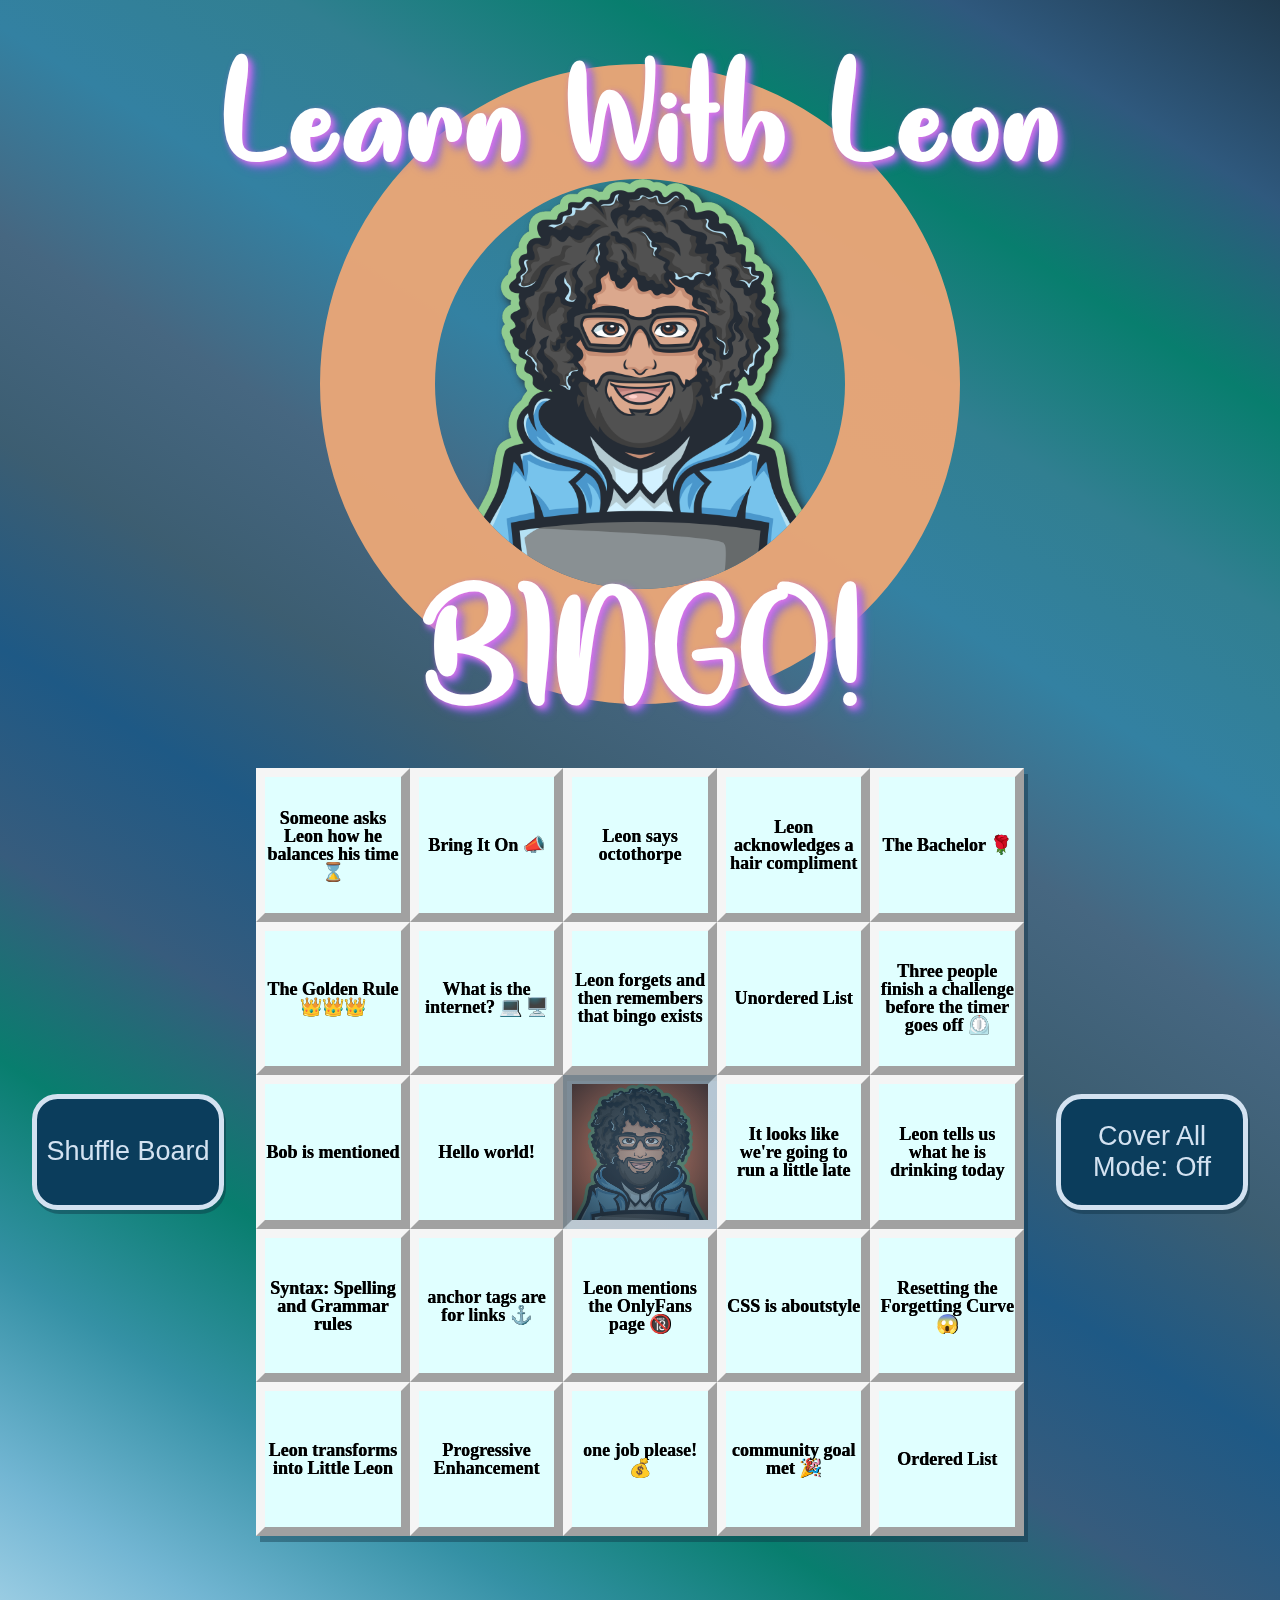
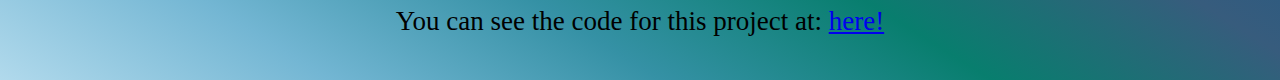
<file: index.html>
<!DOCTYPE html>
<html lang="en">
  <head>
    <meta charset="UTF-8" />
    <meta name="viewport" content="width=device-width, initial-scale=1.0" />
    <link rel="stylesheet" type="text/css" href="/css/reset.css" />
    <link rel="stylesheet" type="text/css" href="/css/styles.css" />
    <title>Learn With Leon Bingo</title>
  </head>
  <body>
    <header>
      <section id="title-1"><h1>Learn With Leon</h1></section>
      <div id="logo"><img src="img/resizedLogo.png" /></div>
      <section id="title-2"><h1>BINGO!</h1></section>
    </header>
    <main>
      <section class="gutter">
        <button id="shuffleBtn">Shuffle Board</button>
      </section>
      <section id="board">
        <section></section>
        <section></section>
        <section></section>
        <section></section>
        <section></section>
        <section></section>
        <section></section>
        <section></section>
        <section></section>
        <section></section>
        <section></section>
        <section></section>
        <section id="freeSpace" class="stamp"></section>
        <section></section>
        <section></section>
        <section></section>
        <section></section>
        <section></section>
        <section></section>
        <section></section>
        <section></section>
        <section></section>
        <section></section>
        <section></section>
        <section></section>
      </section>
      <section class="gutter">
        <button id="coverAllBtn">Cover All Mode: Off</button>
      </section>
    </main>
    <footer>
      You can see the code for this project at:
      <a href="http://github.com/mightykrakyn/LeonBingo"> here!</a>
    </footer>
    <script src="/js/index.js"></script>
  </body>
</html>
</file>
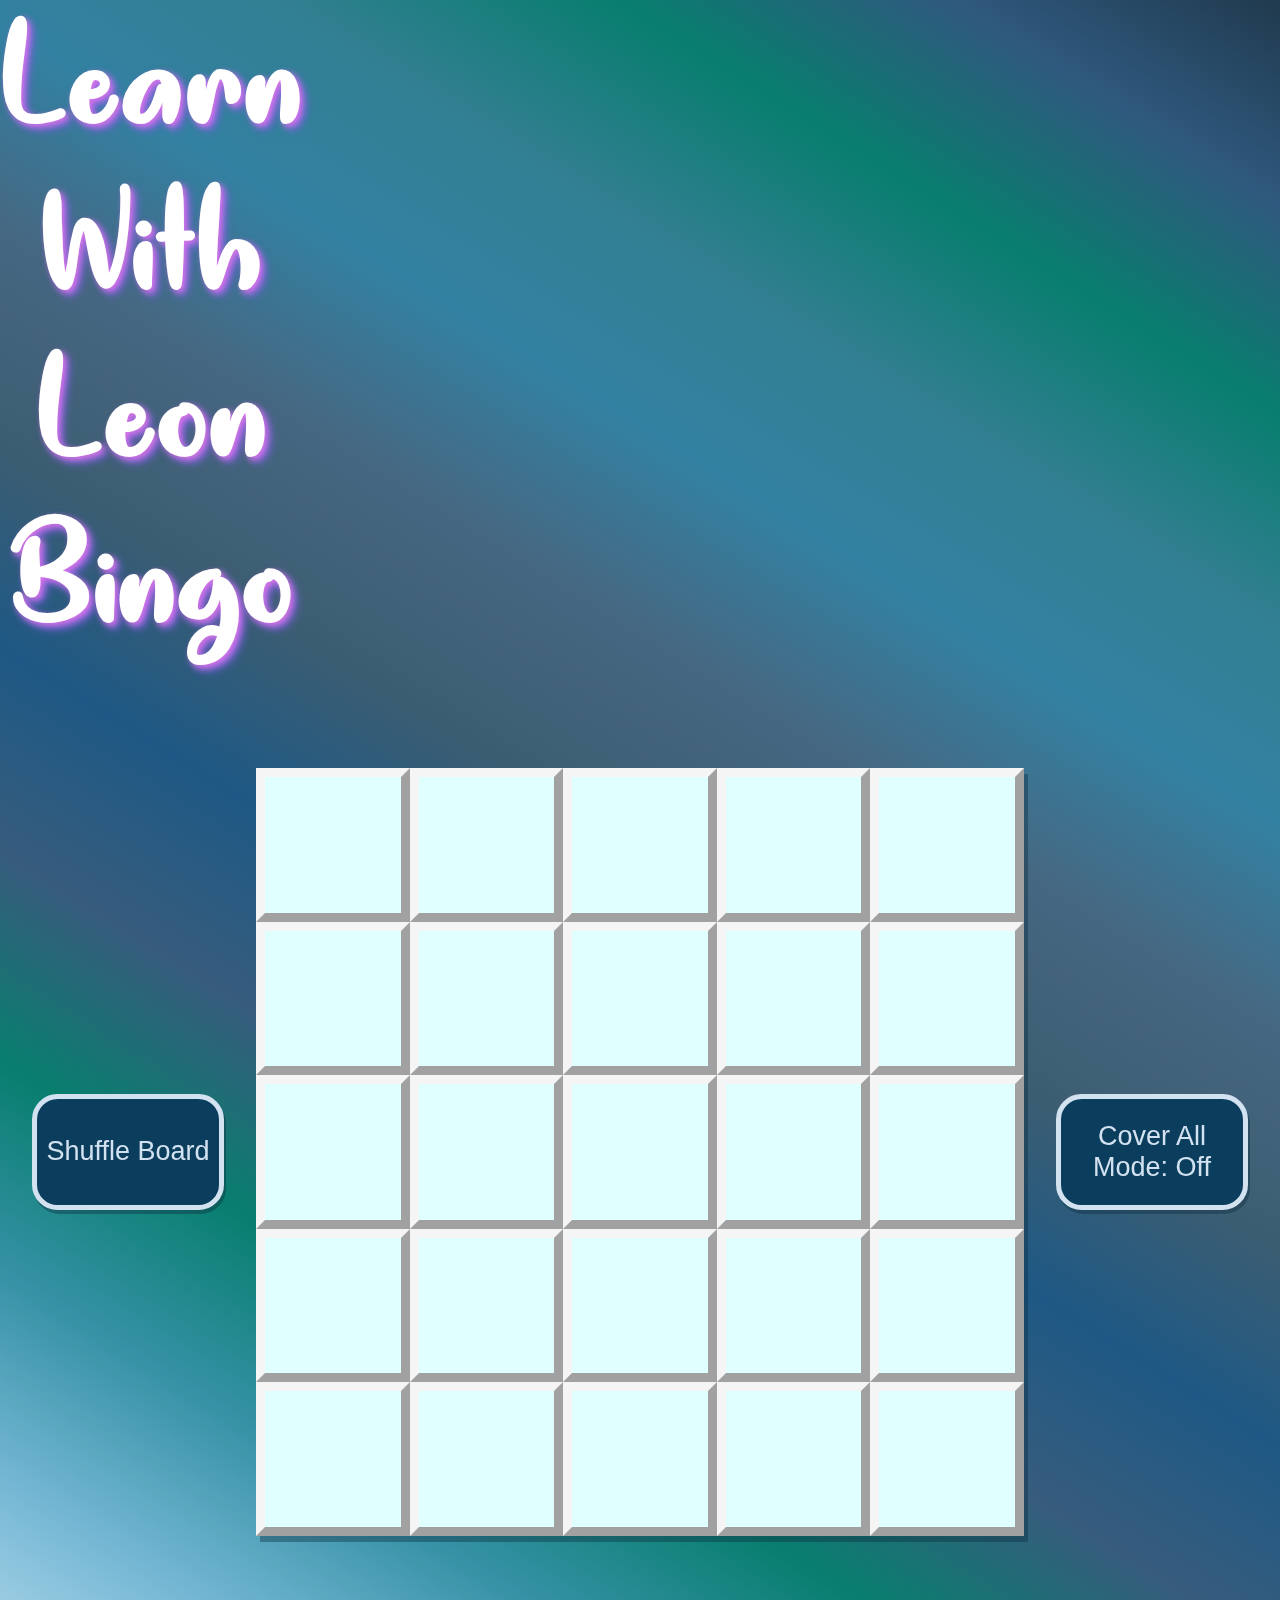
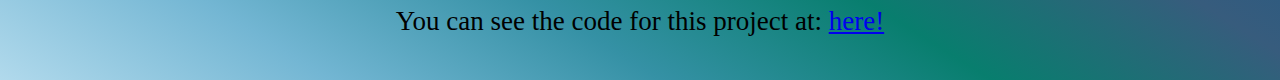
<file: views/index.html>
<!DOCTYPE html>
<html lang="en">
  <head>
    <meta charset="UTF-8" />
    <meta name="viewport" content="width=device-width, initial-scale=1.0" />
    <link rel="stylesheet" type="text/css" href="/css/reset.css" />
    <link rel="stylesheet" type="text/css" href="/css/styles.css" />
    <title>Learn With Leon Bingo</title>
  </head>
  <body>
    <header>Learn With Leon Bingo</header>
    <main>
      <section class="gutter"><button>Shuffle Board</button></section>
      <section id="board">
        <section></section>
        <section></section>
        <section></section>
        <section></section>
        <section></section>
        <section></section>
        <section></section>
        <section></section>
        <section></section>
        <section></section>
        <section></section>
        <section></section>
        <section id="freeSpace"></section>
        <section></section>
        <section></section>
        <section></section>
        <section></section>
        <section></section>
        <section></section>
        <section></section>
        <section></section>
        <section></section>
        <section></section>
        <section></section>
        <section></section>
      </section>
      <section class="gutter">
        <button>Cover All Mode: Off</button>
      </section>
    </main>
    <footer>
      You can see the code for this project at:
      <a href="http://github.com/mightykrakyn/LeonBingo"> here!</a>
    </footer>
    <script src="/js/index.js"></script>
  </body>
</html>
</file>
<file: css/styles.css>
* {
  box-sizing: border-box;
}
html {
  font-size: 62.5%;
}
@font-face {
  font-family: "unicorn";
  src: url(/fonts/GoodUnicornRegular-Rxev.ttf) format("truetype");
}
body {
  display: flex;
  flex-wrap: wrap;
  min-height: 100vh;
  width: 100%;
  font-size: 3vh;
  font-weight: 400;
  background-color: rgba(0, 255, 234, 0.322);
  background-image: linear-gradient(
    32deg,
    rgba(178, 208, 233, 0.8),
    rgb(115, 182, 211),
    rgb(53, 145, 165),
    rgb(8, 126, 110),
    rgb(55, 92, 125),
    rgb(30, 89, 133),
    rgba(48, 76, 99, 0.9),
    rgba(70, 103, 129),
    rgb(51, 129, 162),
    rgb(49, 127, 145),
    rgb(8, 126, 110),
    rgb(47, 89, 126),
    rgb(32, 58, 78)
  );
}
header,
footer {
  width: 100%;
  text-align: center;
}
header {
  /* outline: 1px solid black; */
  font-size: 13vw;
  width: 100%;
  height: fit-content;
  font-family: "unicorn", "Lucida Sans", "Lucida Sans Regular", "Lucida Grande",
    "Lucida Sans Unicode", Verdana, sans-serif;
  color: white;
  text-shadow: 3px 3px 6px rgba(238, 120, 238, 0.851),
    6px 6px 10px rgba(118, 97, 224, 0.954);
  display: grid;
  grid-template-columns: 1fr 10vw 50vw 10vw 1fr;
  grid-template-rows: 5vw 14vw 22vw 14vw 5vw;
}

#title-1 {
  grid-area: 1 / 2 / 3 / 5;
  margin-top: 3vw;
  z-index: 1;
}

#logo {
  grid-area: 2 / 3 / 5 / 4;
  /* outline: inherit; */
  /* background-image: url(/img/resizedLogo.png);
  background-position: center;
  background-repeat: no-repeat;
  background-size: cover; */
  height: 100%;
  width: 100%;
  border: 9vw solid #e7a577fa;
  border-radius: 50%;
  overflow: hidden;
  z-index: 0;
}
#logo img {
  height: 120%;
  filter: drop-shadow(5px 5px 5px #222222);
}

#title-2 {
  grid-area: 4 / 2 / 6 / 5;
  font-size: 15vw;
  margin-top: 3vw;
  z-index: 1;
}

footer {
  margin-bottom: 5vh;
}
main {
  display: flex;
  flex: 1;
  justify-content: center;
  height: fit-content;
  width: 100%;
  transform-style: preserve-3d;
  margin-bottom: 8vh;
}

main button {
  width: 15vw;
  height: 9vw;
  /* style */
  border-radius: 2vw;
  border: 5px solid rgb(211, 226, 241);
  background-color: rgb(11, 61, 92);
  color: rgb(211, 226, 241);
  font-size: inherit;
  box-shadow: 2px 4px rgb(13 44 63 / 0.4);
  transition: 0.1s;
}

main button:hover {
  transform: scale(1.1);
}

.gutter {
  display: flex;
  justify-content: center;
  align-items: center;
  flex: 1;
}
#board {
  display: grid;
  grid-template-columns: repeat(5, 20%);
  grid-template-rows: repeat(5, 20%);
  width: 60vw;
  height: 60vw;
  max-height: 90vh;
  max-width: 90vh;
}
#board section {
  /*squares*/
  display: flex;
  justify-content: center;
  align-items: center;
  width: auto;
  height: auto;
  text-align: center;
  /*style*/
  background-color: lightcyan;
  border: 0.5em outset whitesmoke;
  font-size: 2vh;
  font-weight: 800;
  font-family: serif;
  text-shadow: 0.02em 0.01em black;
  box-shadow: 4px 6px rgb(13 44 63 / 0.4);
}

#board section:hover {
  transform: scale(1.1);
}

#board .stamp {
  background-image: radial-gradient(rgb(255, 255, 255, 0.1), rgba(0, 0, 0, 0.7)),
    url("../img/resizedLogo.png");
  background-size: cover;
  background-color: coral;
  border-style: inset;
  opacity: 0.7;
  box-shadow: none;

  animation-name: stamp;
  animation-duration: 0.3s;
  animation-timing-function: ease-in;
  animation-fill-mode: forwards;
  backface-visibility: unset;
  perspective: none;
  transform-style: unset;
}

@keyframes stamp {
  0% {
    opacity: 1;
    transform: scale(4);
  }
  100% {
    transform: scale(1);
    opacity: 0.7;
  }
}

@media screen and (max-width: 830px) {
  main {
    flex-direction: column;
    align-items: center;
  }
  #removeBtnWrap,
  #coverAllBtnWrap {
    width: 100%;
  }
  #board {
    margin: 2% 0;
    width: 80vw;
    height: 80vw;
  }

  #board section {
    font-size: 2vw;
  }
  main button {
    width: 30vw;
    height: 12vw;
    font-size: 4vw;
  }
}
@media screen and (max-width: 500px) {
  #board {
    width: 97vw;
    height: 97vw;
  }
  #board section {
    font-size: 3vw;
  }
  header {
    grid-template-columns: 1fr 20vw 50vw 20vw 1fr;
    grid-template-rows: 5vw 14vw 22vw 14vw 5vw;
  }
}

@media screen and (max-height: 600px) {
  #board {
    max-height: 97vh;
    max-width: 97vh;
  }
}
</file>
